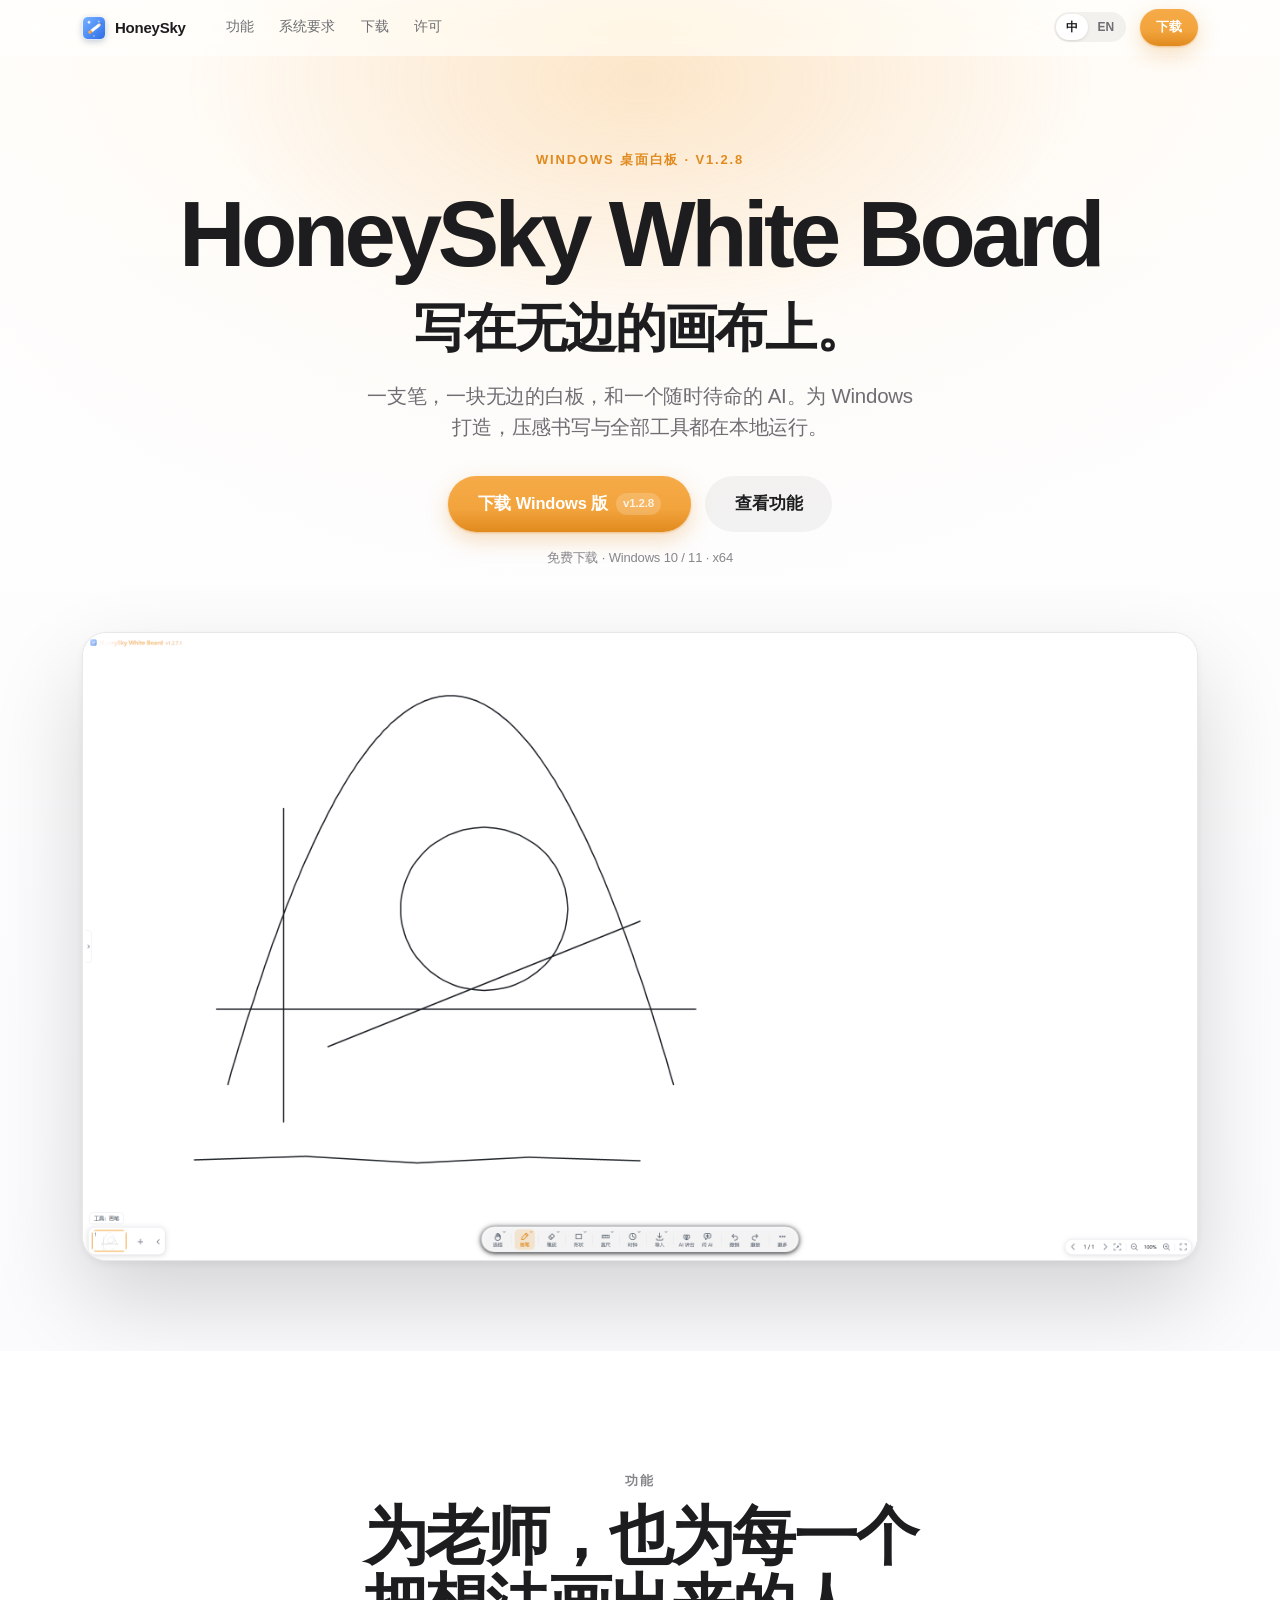
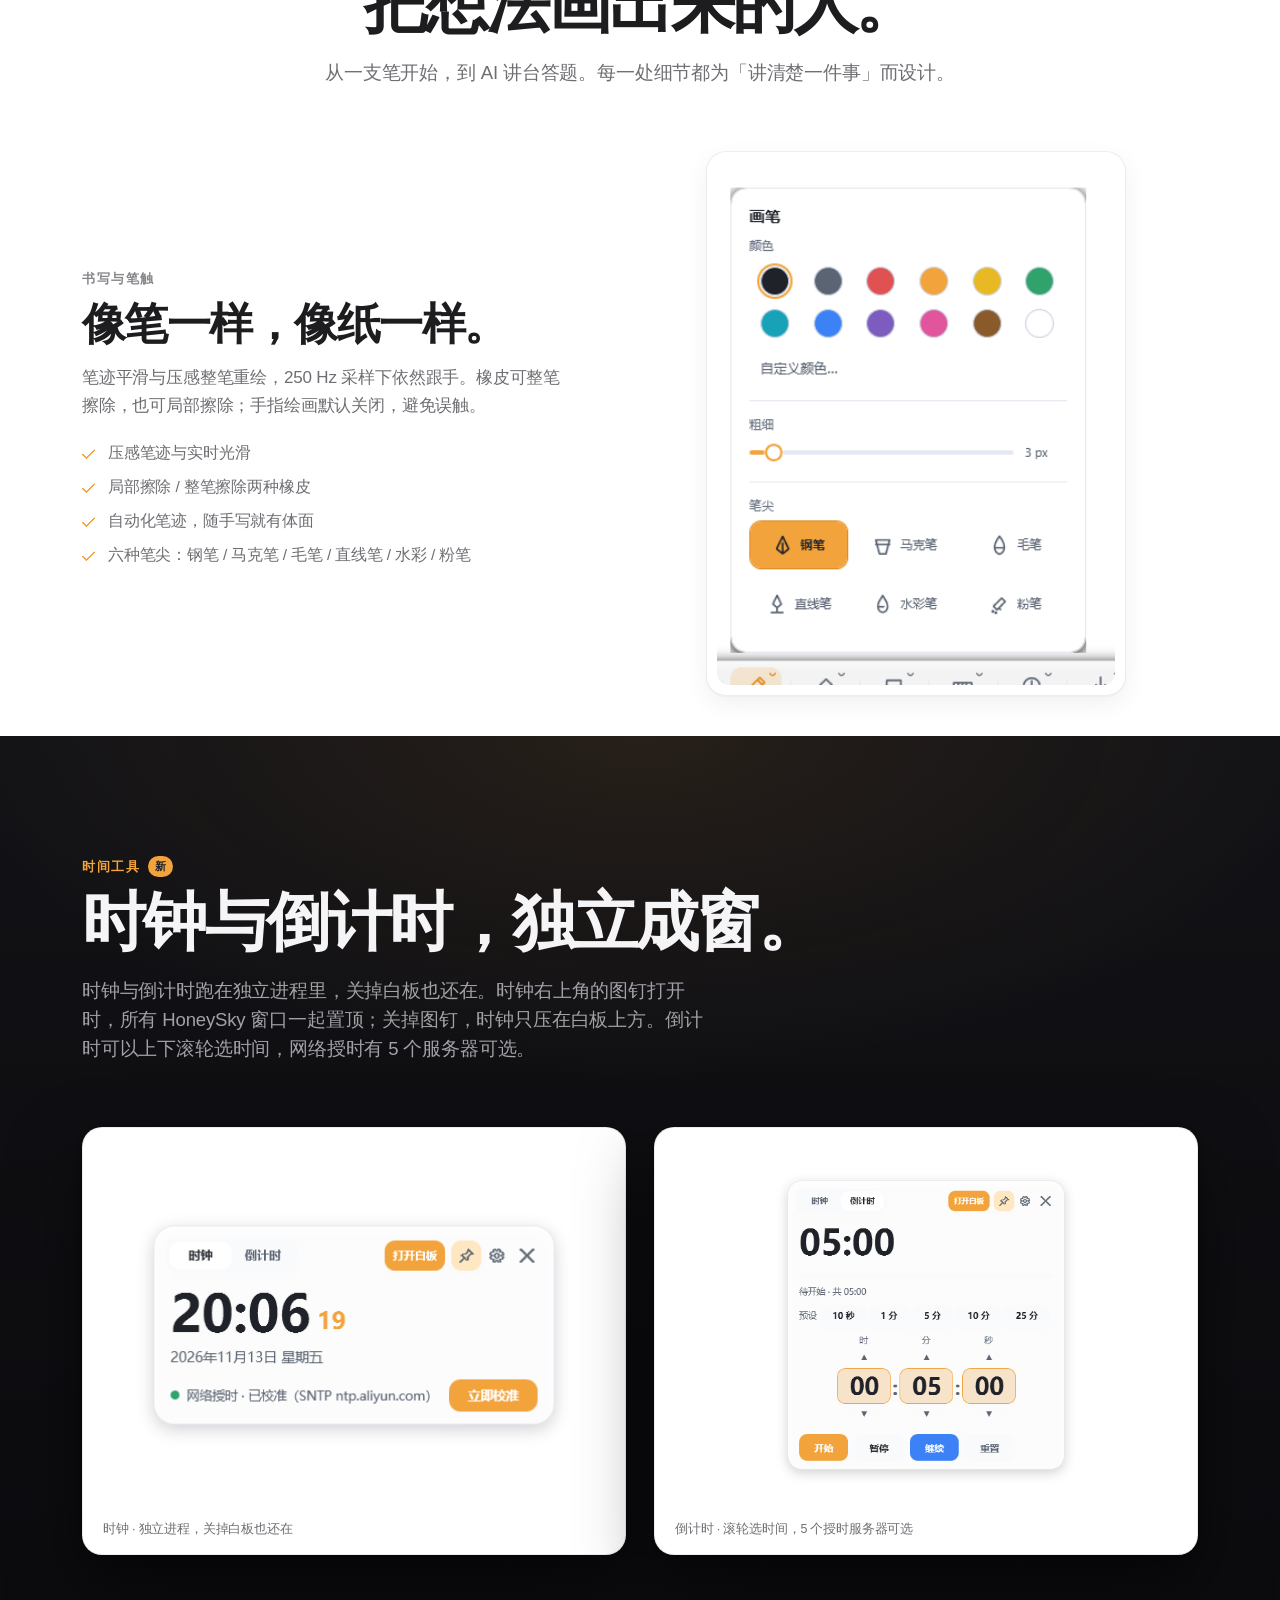
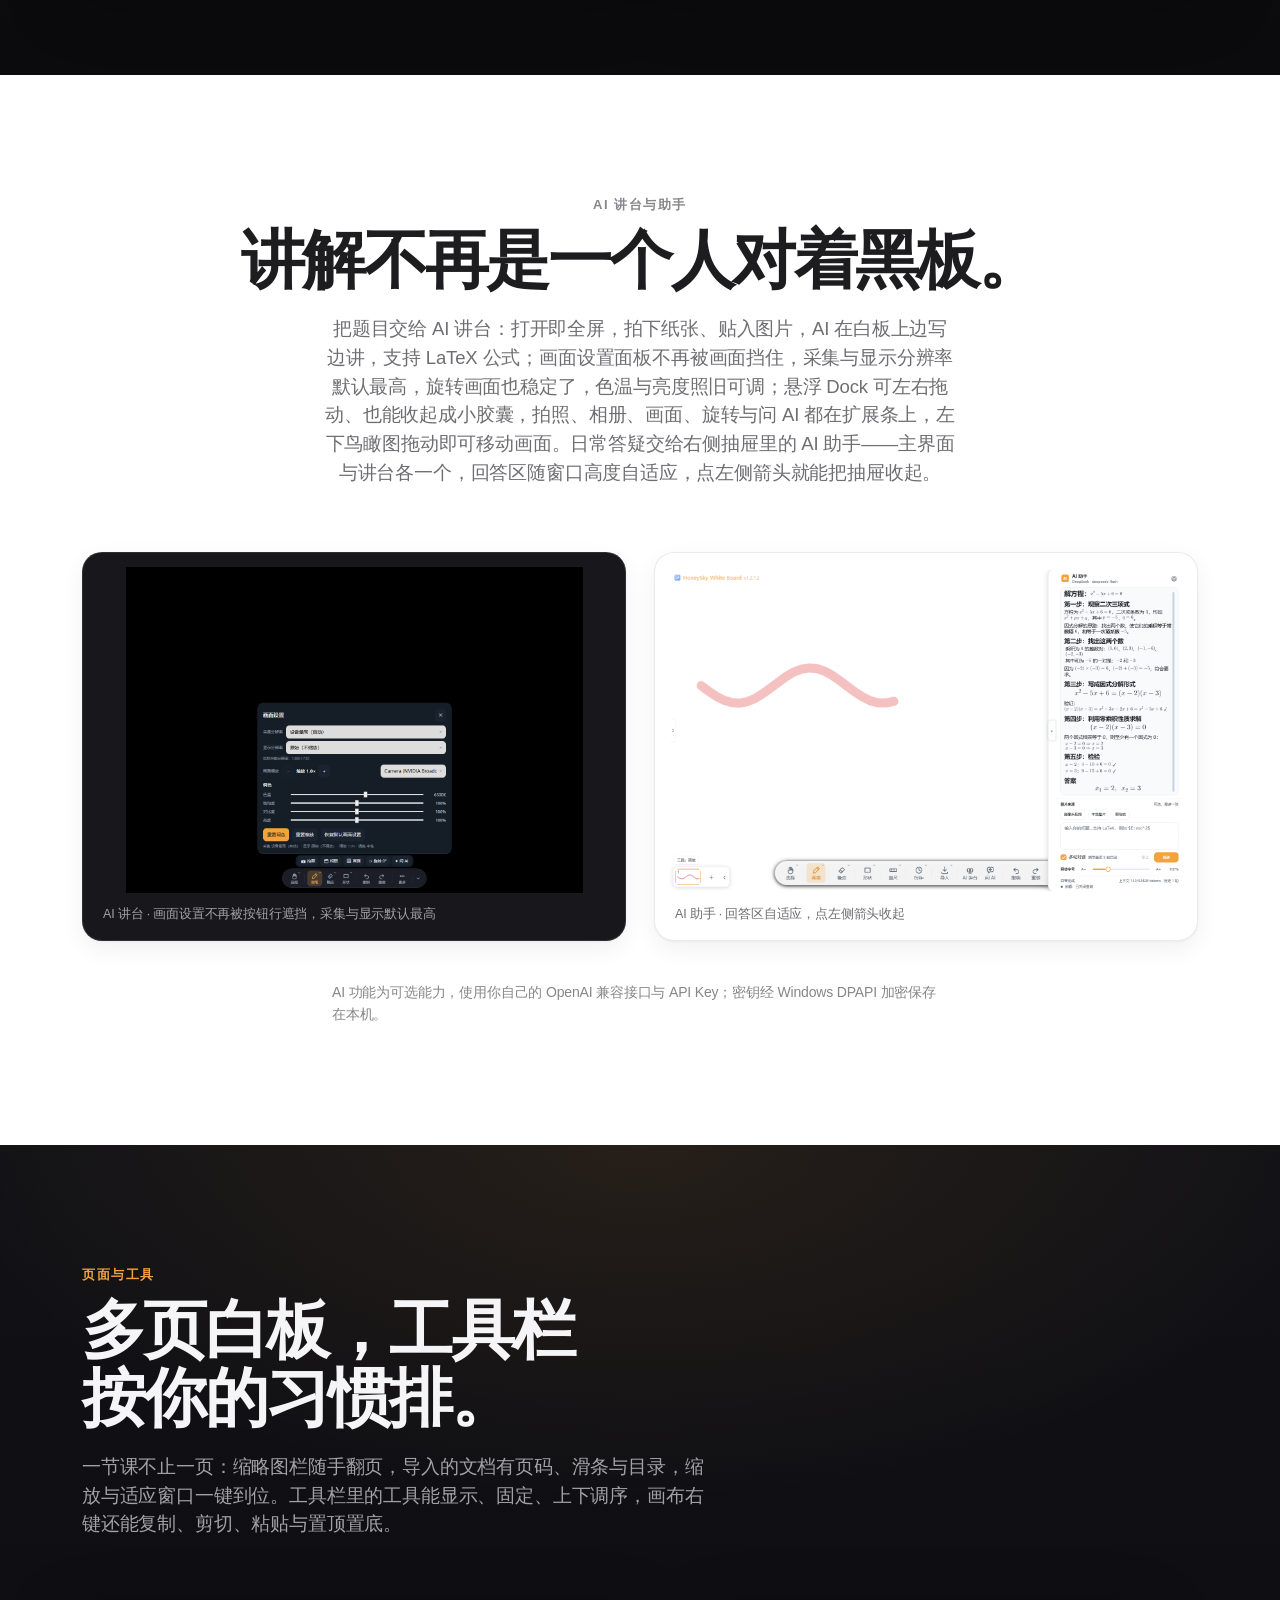
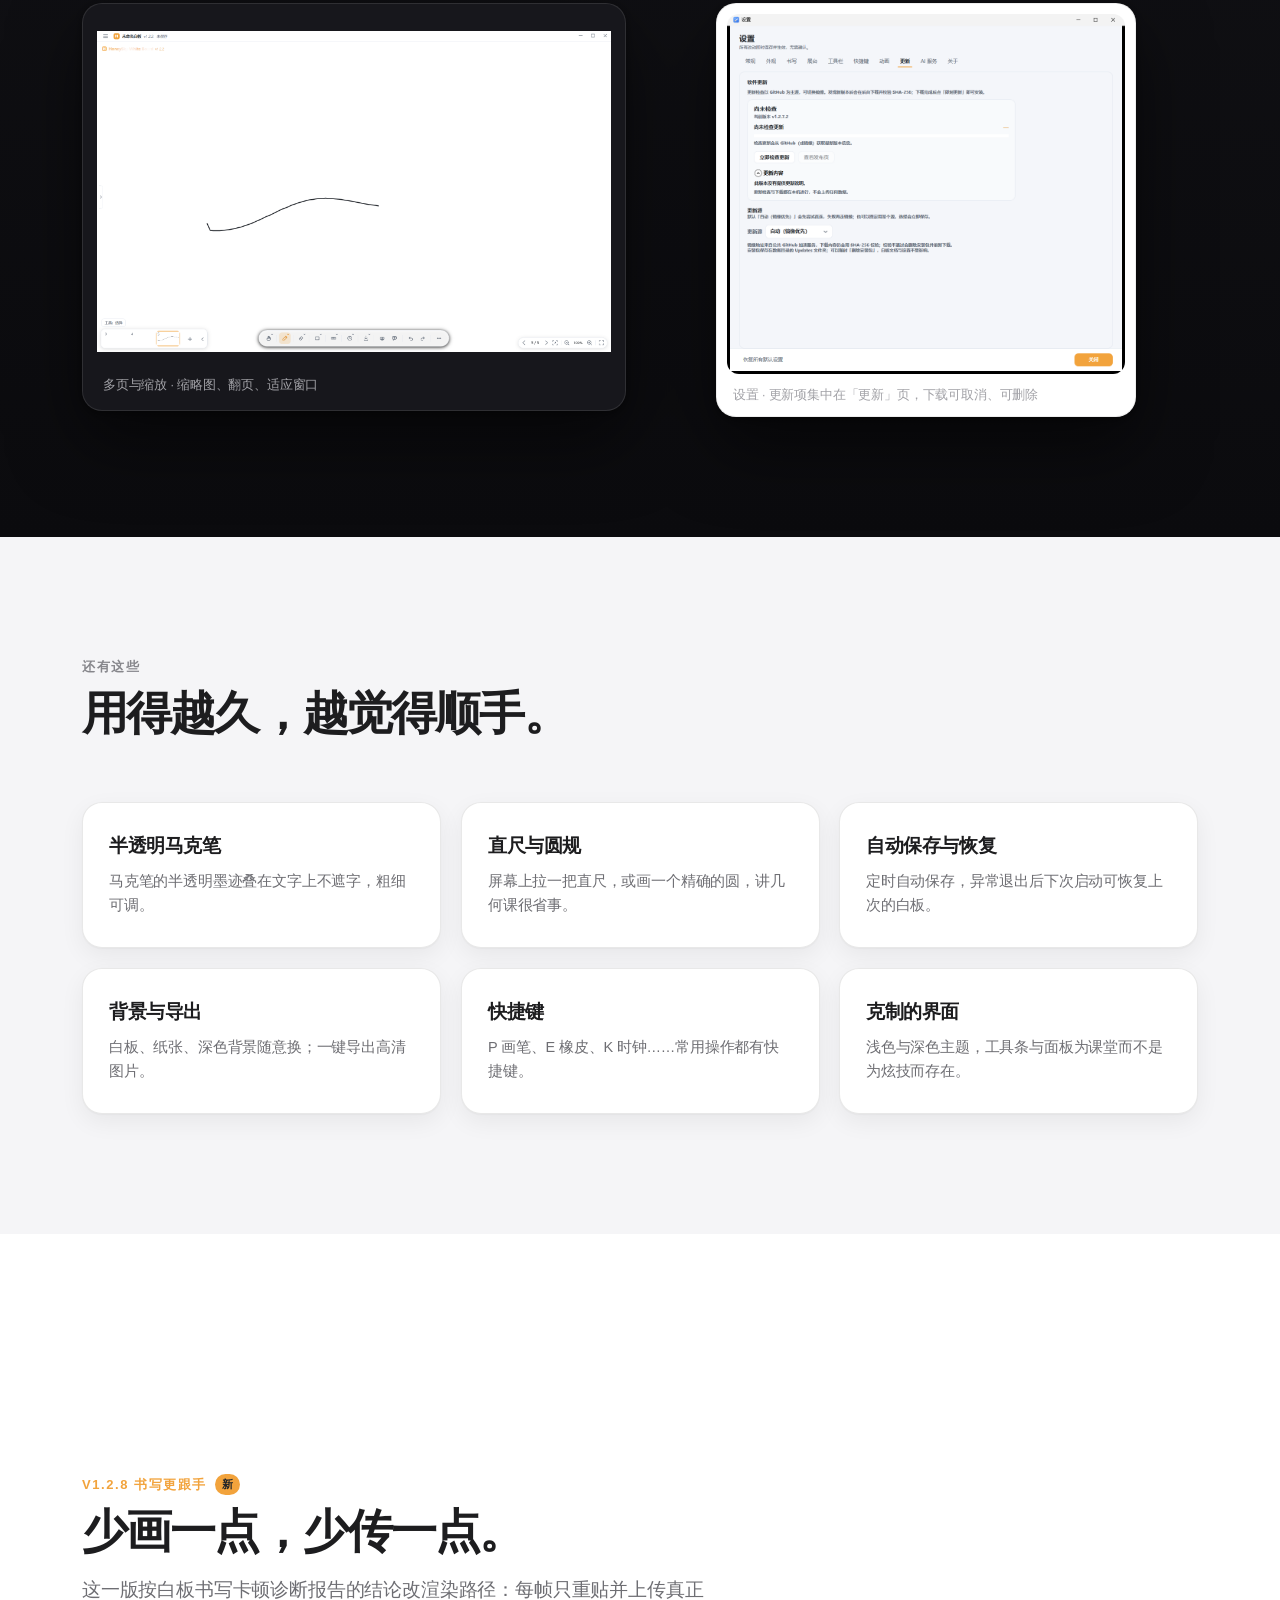
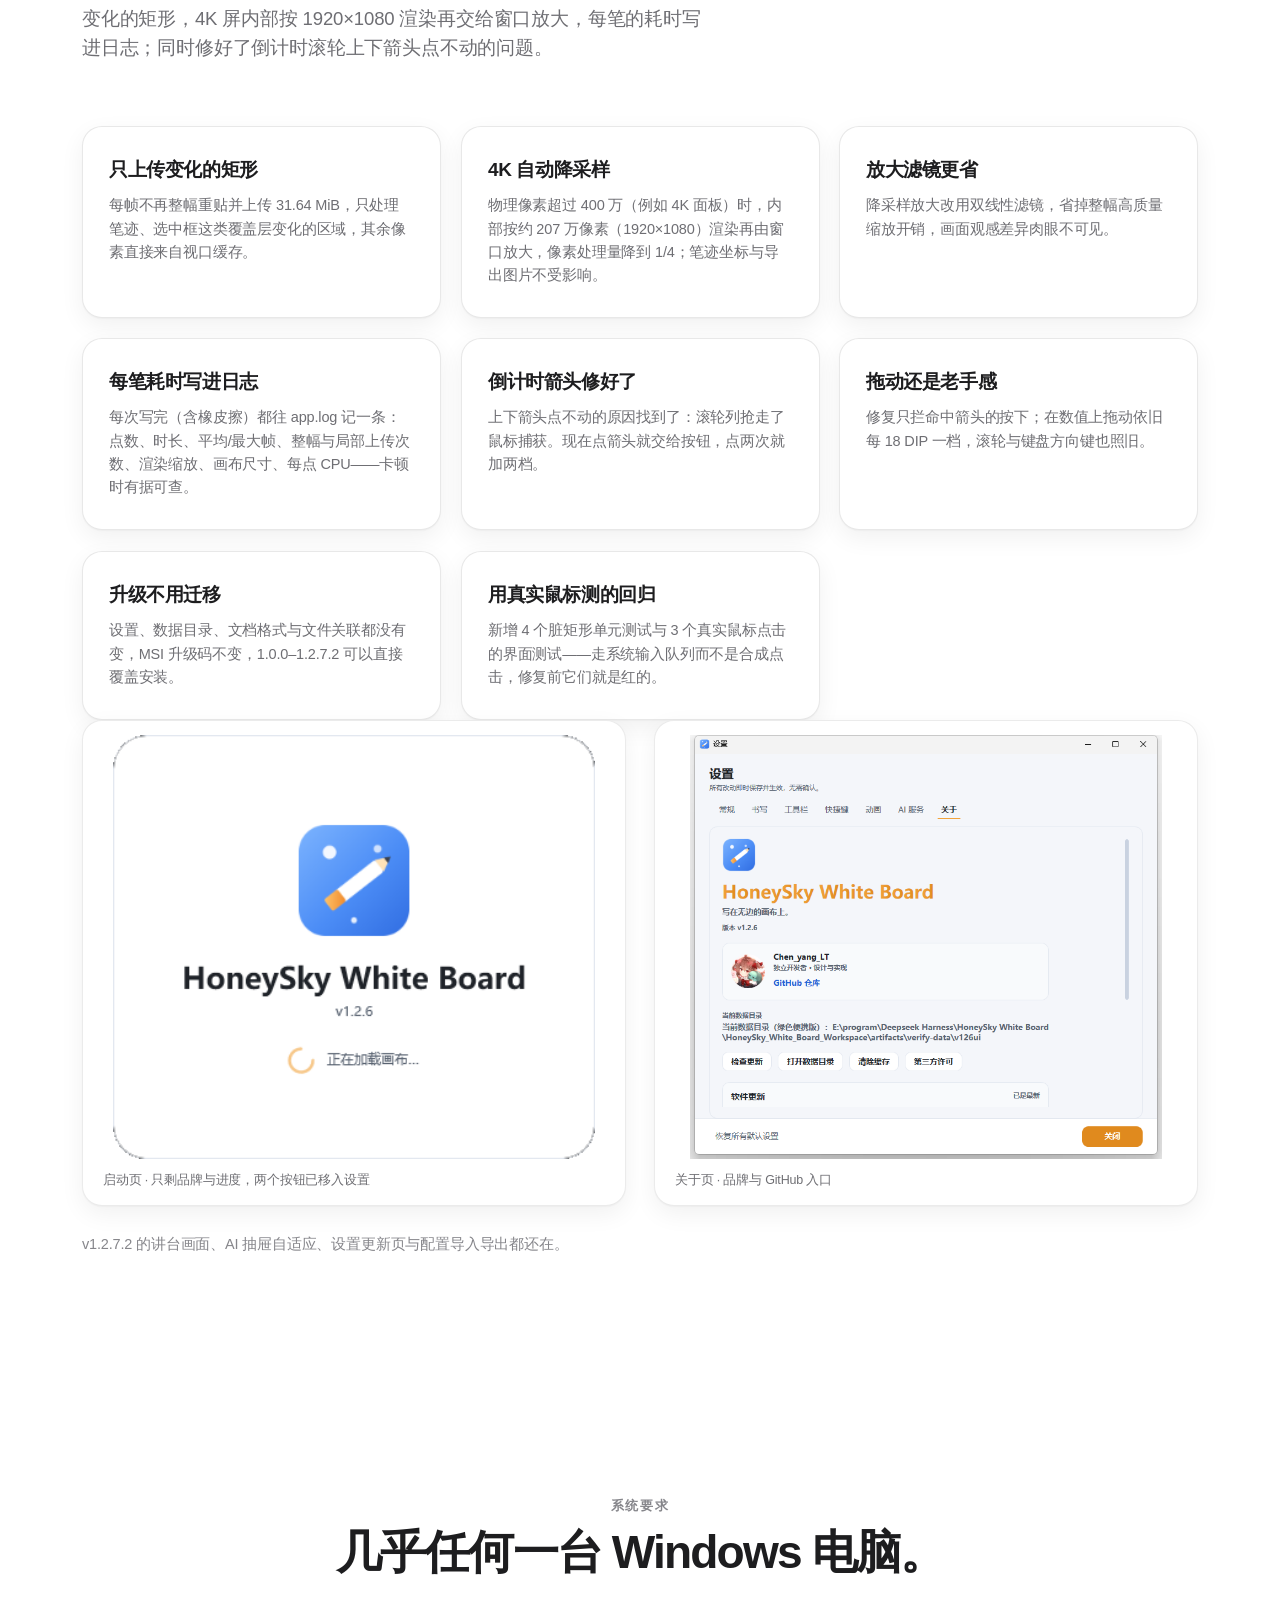
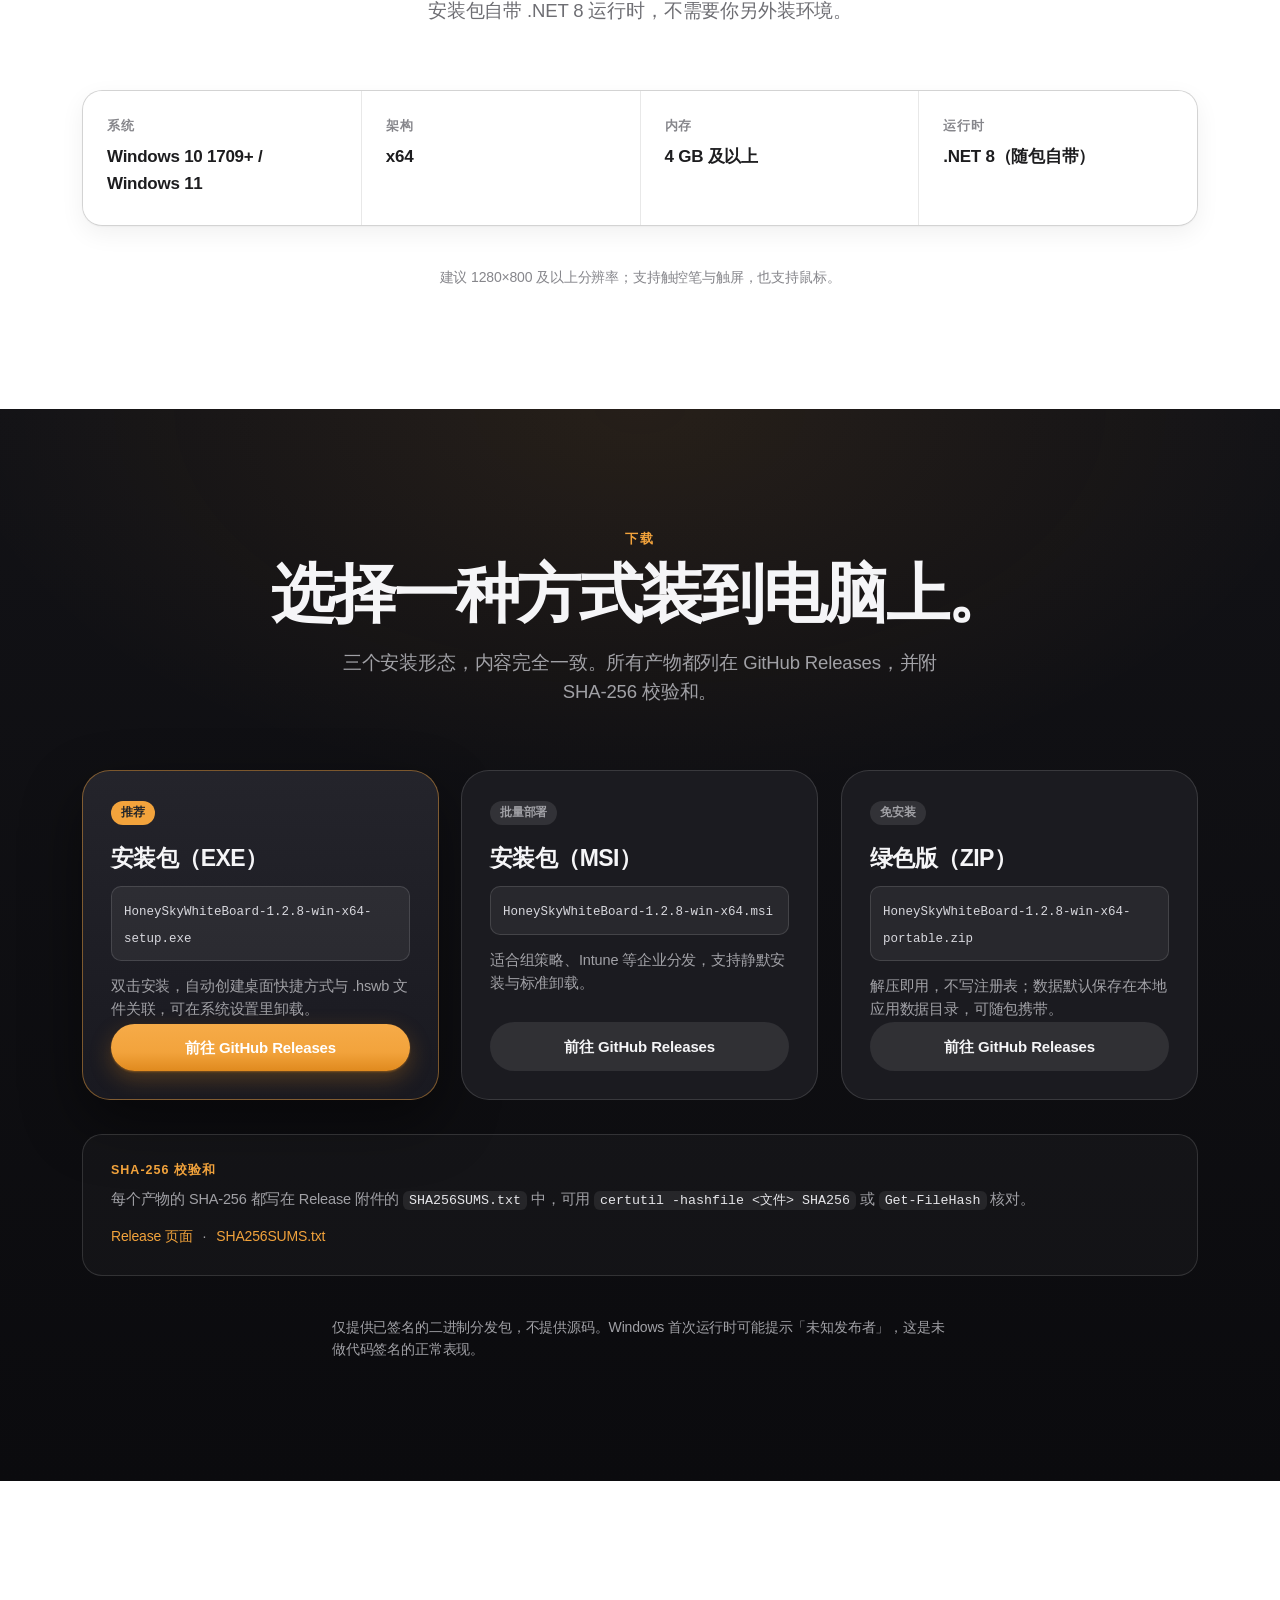
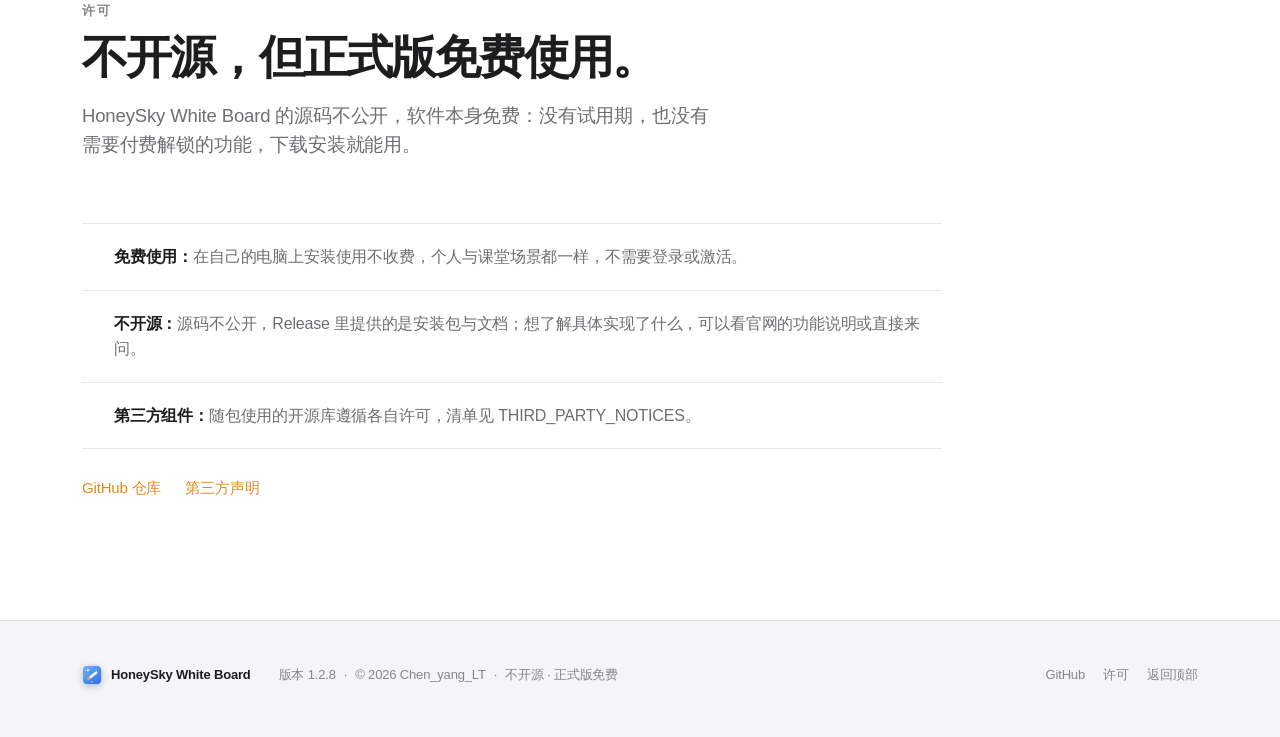
<file: index.html>
<!DOCTYPE html>
<html lang="zh-CN">
<head>
<meta charset="utf-8" />
<meta name="viewport" content="width=device-width, initial-scale=1" />
<title>HoneySky White Board — 写在无边的画布上</title>
<meta name="description" content="HoneySky White Board 是为 Windows 打造的桌面白板：压感书写、尺规作图、时钟与倒计时独立窗口、浮动 Dock、文件导入背景、AI 讲台与 AI 助手。v1.2.8 让书写更跟手：每帧只重贴并上传真正变化的矩形，4K 屏内部按 1920×1080 渲染再放大，每笔耗时写进日志；倒计时滚轮的上下箭头也修好了。免费下载。" />
<meta name="theme-color" content="#ffffff" />
<meta property="og:title" content="HoneySky White Board" />
<meta property="og:description" content="一支笔，一块无边的白板，和一个随时待命的 AI。" />
<meta property="og:type" content="website" />
<link rel="icon" type="image/png" href="assets/img/icon-1024.png" />
<link rel="stylesheet" href="assets/css/style.css" />
</head>
<body>

<!-- ================= 导航 ================= -->
<header class="nav" id="nav">
  <div class="nav__inner">
    <a class="brand" href="#top" aria-label="HoneySky White Board">
      <img class="brand__mark" src="assets/img/icon-1024.png" alt="" width="24" height="24" aria-hidden="true" />
      <span class="brand__name">HoneySky</span>
    </a>
    <nav class="nav__links" aria-label="主导航">
      <a href="#features" data-i18n="nav.features">功能</a>
      <a href="#requirements" data-i18n="nav.requirements">系统要求</a>
      <a href="#download" data-i18n="nav.download">下载</a>
      <a href="#license" data-i18n="nav.license">许可</a>
    </nav>
    <div class="nav__actions">
      <div class="lang" role="group" aria-label="Language">
        <button type="button" class="lang__btn is-active" data-lang="zh" aria-pressed="true">中</button>
        <button type="button" class="lang__btn" data-lang="en" aria-pressed="false">EN</button>
      </div>
      <a class="btn btn--small btn--primary" href="#download" data-i18n="nav.cta">下载</a>
    </div>
  </div>
</header>

<main id="top">

  <!-- ================= Hero ================= -->
  <section class="hero">
    <div class="hero__glow" aria-hidden="true"></div>
    <div class="wrap hero__inner">
      <p class="hero__eyebrow" data-i18n="hero.eyebrow">Windows 桌面白板 · v1.2.8</p>
      <h1 class="hero__title" data-i18n="hero.product">HoneySky White Board</h1>
      <p class="hero__tagline" data-i18n="hero.tagline">写在无边的画布上。</p>
      <p class="hero__lead" data-i18n="hero.lead">一支笔，一块无边的白板，和一个随时待命的 AI。为 Windows 打造，压感书写与全部工具都在本地运行。</p>
      <div class="hero__cta">
        <a class="btn btn--primary btn--lg" href="#download">
          <span data-i18n="hero.cta1">下载 Windows 版</span>
          <span class="btn__meta">v1.2.8</span>
        </a>
        <a class="btn btn--ghost btn--lg" href="#features" data-i18n="hero.cta2">查看功能</a>
      </div>
      <p class="hero__note" data-i18n="hero.note">免费下载 · Windows 10 / 11 · x64</p>
    </div>

    <div class="wrap hero__stage reveal">
      <figure class="shot shot--hero" data-shot data-ph="主界面截图 · hero-main.png（Lead 提供，≥1600px）">
        <img src="assets/img/hero-main.png" alt="HoneySky White Board 主界面：左上角蓝色带笔图标 + 品牌字 + 版本号水印，无边画布上手写与图形，底部浮动 Dock（画笔、橡皮、形状、直尺、时钟、导入、AI 讲台、问 AI），左下角页面缩略图条，右下角翻页条与缩放条" width="2560" height="1440" fetchpriority="high" decoding="async" data-i18n-alt="img.hero" />
      </figure>
    </div>
  </section>

  <!-- ================= 功能 ================= -->
  <section class="section section--light" id="features">
    <div class="wrap">
      <header class="section__head reveal">
        <p class="kicker" data-i18n="features.kicker">功能</p>
        <h2 class="display" data-i18n="features.title">为老师，也为每一个把想法画出来的人。</h2>
        <p class="sub" data-i18n="features.lead">从一支笔开始，到 AI 讲台答题。每一处细节都为「讲清楚一件事」而设计。</p>
      </header>
    </div>

    <!-- 1. 书写 -->
    <div class="wrap feature feature--split reveal">
      <div class="feature__text">
        <p class="kicker" data-i18n="f1.kicker">书写与笔触</p>
        <h3 class="headline" data-i18n="f1.title">像笔一样，像纸一样。</h3>
        <p class="body" data-i18n="f1.body">笔迹平滑与压感整笔重绘，250 Hz 采样下依然跟手。橡皮可整笔擦除，也可局部擦除；手指绘画默认关闭，避免误触。</p>
        <ul class="ticks">
          <li data-i18n="f1.b1">压感笔迹与实时光滑</li>
          <li data-i18n="f1.b2">局部擦除 / 整笔擦除两种橡皮</li>
          <li data-i18n="f1.b3">自动化笔迹，随手写就有体面</li>
          <li data-i18n="f1.b4">六种笔尖：钢笔 / 马克笔 / 毛笔 / 直线笔 / 水彩 / 粉笔</li>
        </ul>
      </div>
      <figure class="shot shot--panel" data-shot data-ph="书写截图 · brush.png">
        <img src="assets/img/brush.png" alt="Dock 的画笔二级面板：12 种颜色、粗细滑块，笔尖区两行排开钢笔 / 马克笔 / 毛笔 / 直线笔 / 水彩 / 粉笔六种笔尖；原来的荧光笔入口已移除" width="358" height="470" loading="lazy" decoding="async" data-i18n-alt="img.brush" />
      </figure>
    </div>

    <!-- 2. 时间工具（深色） -->
    <section class="section section--dark">
      <div class="wrap">
        <header class="section__head section__head--left reveal">
          <p class="kicker kicker--honey"><span data-i18n="f2.kicker">时间工具</span><span class="badge" data-i18n="common.new">新</span></p>
          <h2 class="display" data-i18n="f2.title">时钟与倒计时，独立成窗。</h2>
          <p class="sub" data-i18n="f2.lead">时钟与倒计时跑在独立进程里，关掉白板也还在。时钟右上角的图钉打开时，所有 HoneySky 窗口一起置顶；关掉图钉，时钟只压在白板上方。倒计时可以上下滚轮选时间，网络授时有 5 个服务器可选。</p>
        </header>
        <div class="duo duo--dark duo--time">
          <figure class="shot shot--canvas shot--framed" data-shot data-ph="时钟窗口截图 · clock.png">
            <img src="assets/img/clock.png" alt="独立时钟窗口：橙色秒数、日期、网络授时状态与「立即校准」，字号与背景透明度可调，放大后依然清晰" width="511" height="310" loading="lazy" decoding="async" data-i18n-alt="img.clock" />
            <figcaption class="shot__cap" data-i18n="f2.cap1">时钟 · 独立进程，关掉白板也还在</figcaption>
          </figure>
          <figure class="shot shot--canvas shot--framed" data-shot data-ph="倒计时窗口截图 · countdown.png">
            <img src="assets/img/countdown.png" alt="独立倒计时窗口：05:00 待开始，10 秒 / 1 分 / 5 分 / 10 分 / 25 分预设；时、分、秒三列可点上下箭头或滚轮选择，开始、暂停、继续、重置" width="515" height="534" loading="lazy" decoding="async" data-i18n-alt="img.countdown" />
            <figcaption class="shot__cap" data-i18n="f2.cap2">倒计时 · 滚轮选时间，5 个授时服务器可选</figcaption>
          </figure>
        </div>
      </div>
    </section>

    <!-- 3. AI -->
    <section class="section section--light">
      <div class="wrap">
        <header class="section__head reveal">
          <p class="kicker" data-i18n="f3.kicker">AI 讲台与助手</p>
          <h2 class="display" data-i18n="f3.title">讲解不再是一个人对着黑板。</h2>
          <p class="sub" data-i18n="f3.lead">把题目交给 AI 讲台：打开即全屏，拍下纸张、贴入图片，AI 在白板上边写边讲，支持 LaTeX 公式；画面设置面板不再被画面挡住，采集与显示分辨率默认最高，旋转画面也稳定了，色温与亮度照旧可调；悬浮 Dock 可左右拖动、也能收起成小胶囊，拍照、相册、画面、旋转与问 AI 都在扩展条上，左下鸟瞰图拖动即可移动画面。日常答疑交给右侧抽屉里的 AI 助手——主界面与讲台各一个，回答区随窗口高度自适应，点左侧箭头就能把抽屉收起。</p>
        </header>
        <div class="duo duo--ai">
          <figure class="shot shot--stage shot--framed" data-shot data-ph="讲台画面设置截图 · podium.png">
            <img src="assets/img/podium.png" alt="AI 讲台：黑底画面设置弹层完整显示在按钮行上方——采集分辨率「设备最高（自动）」、显示分辨率「原始（不缩放）」、实际采集 1280×720，调色与缩放可调；下方是拍照 / 相册 / 画面 / 旋转 / 问 AI 扩展条与悬浮 Dock" width="1400" height="1000" loading="lazy" decoding="async" data-i18n-alt="img.podium" />
            <figcaption class="shot__cap" data-i18n="f3.cap1">AI 讲台 · 画面设置不再被按钮行遮挡，采集与显示默认最高</figcaption>
          </figure>
          <figure class="shot shot--canvas shot--framed" data-shot>
            <img src="assets/img/ai-booth.png" alt="白板画布与右侧 AI 抽屉：DeepSeek 回答 x²−5x+6=0 的因式分解步骤与答案，块级公式正常渲染；回答区自适应填满抽屉高度，左缘露出一枚 24×64 的展开 / 收起箭头把手，底部余额显示「已关闭查询」" width="1600" height="1000" loading="lazy" decoding="async" data-i18n-alt="img.aibooth" />
            <figcaption class="shot__cap" data-i18n="f3.cap2">AI 助手 · 回答区自适应，点左侧箭头收起</figcaption>
          </figure>
        </div>
        <p class="aside reveal" data-i18n="f3.note">AI 功能为可选能力，使用你自己的 OpenAI 兼容接口与 API Key；密钥经 Windows DPAPI 加密保存在本机。</p>
      </div>
    </section>

    <!-- 4. 工具与组织（深色） -->
    <section class="section section--dark">
      <div class="wrap">
        <header class="section__head section__head--left reveal">
          <p class="kicker kicker--honey" data-i18n="f4.kicker">页面与工具</p>
          <h2 class="display" data-i18n="f4.title">多页白板，工具栏按你的习惯排。</h2>
          <p class="sub" data-i18n="f4.lead">一节课不止一页：缩略图栏随手翻页，导入的文档有页码、滑条与目录，缩放与适应窗口一键到位。工具栏里的工具能显示、固定、上下调序，画布右键还能复制、剪切、粘贴与置顶置底。</p>
        </header>
        <div class="duo duo--dark duo--work">
          <figure class="shot shot--stage shot--framed" data-shot data-ph="多页与缩略图截图 · pages.png">
            <img src="assets/img/pages.png" alt="左下角页面缩略图条只显示 3 个缩略图（第 3、4、5 页），右下角翻页条含全屏按钮：共 5 页白板，当前第 5 页" width="1680" height="1050" loading="lazy" decoding="async" data-i18n-alt="img.pages" />
            <figcaption class="shot__cap" data-i18n="f4.cap1">多页与缩放 · 缩略图、翻页、适应窗口</figcaption>
          </figure>
          <figure class="shot shot--panel" data-shot data-ph="设置更新页截图 · settings.png">
            <img src="assets/img/settings.png" alt="设置「更新」页：当前版本号、尚未检查；卡内含立即检查更新、查看发布页、更新内容与下载状态，更新源可选「自动（镜像优先）」或 GitHub 直连，并说明下载可取消、已下载的安装包可删除" width="1040" height="940" loading="lazy" decoding="async" data-i18n-alt="img.settings" />
            <figcaption class="shot__cap" data-i18n="f4.cap2">设置 · 更新项集中在「更新」页，下载可取消、可删除</figcaption>
          </figure>
        </div>
      </div>
    </section>

    <!-- 5. 其余能力卡片 -->
    <section class="section section--alt">
      <div class="wrap">
        <header class="section__head section__head--left reveal">
          <p class="kicker" data-i18n="f5.kicker">还有这些</p>
          <h2 class="display display--sm" data-i18n="f5.title">用得越久，越觉得顺手。</h2>
        </header>
        <div class="cards">
          <article class="card reveal"><h3 data-i18n="c1.title">半透明马克笔</h3><p data-i18n="c1.body">马克笔的半透明墨迹叠在文字上不遮字，粗细可调。</p></article>
          <article class="card reveal"><h3 data-i18n="c2.title">直尺与圆规</h3><p data-i18n="c2.body">屏幕上拉一把直尺，或画一个精确的圆，讲几何课很省事。</p></article>
          <article class="card reveal"><h3 data-i18n="c3.title">自动保存与恢复</h3><p data-i18n="c3.body">定时自动保存，异常退出后下次启动可恢复上次的白板。</p></article>
          <article class="card reveal"><h3 data-i18n="c4.title">背景与导出</h3><p data-i18n="c4.body">白板、纸张、深色背景随意换；一键导出高清图片。</p></article>
          <article class="card reveal"><h3 data-i18n="c5.title">快捷键</h3><p data-i18n="c5.body">P 画笔、E 橡皮、K 时钟……常用操作都有快捷键。</p></article>
          <article class="card reveal"><h3 data-i18n="c6.title">克制的界面</h3><p data-i18n="c6.body">浅色与深色主题，工具条与面板为课堂而不是为炫技而存在。</p></article>
        </div>
      </div>
    </section>
  </section>

  <!-- ================= v1.2.8 书写更跟手 ================= -->
  <section class="section section--light" id="whats-new">
    <div class="wrap">
      <header class="section__head section__head--left reveal">
        <p class="kicker kicker--honey"><span data-i18n="f6.kicker">v1.2.8 书写更跟手</span><span class="badge" data-i18n="common.new">新</span></p>
        <h2 class="display display--sm" data-i18n="f6.title">少画一点，少传一点。</h2>
        <p class="sub" data-i18n="f6.lead">这一版按白板书写卡顿诊断报告的结论改渲染路径：每帧只重贴并上传真正变化的矩形，4K 屏内部按 1920×1080 渲染再交给窗口放大，每笔的耗时写进日志；同时修好了倒计时滚轮上下箭头点不动的问题。</p>
      </header>
      <div class="cards">
        <article class="card reveal">
          <h3 data-i18n="n1.title">只上传变化的矩形</h3>
          <p data-i18n="n1.body">每帧不再整幅重贴并上传 31.64 MiB，只处理笔迹、选中框这类覆盖层变化的区域，其余像素直接来自视口缓存。</p>
        </article>
        <article class="card reveal">
          <h3 data-i18n="n2.title">4K 自动降采样</h3>
          <p data-i18n="n2.body">物理像素超过 400 万（例如 4K 面板）时，内部按约 207 万像素（1920×1080）渲染再由窗口放大，像素处理量降到 1/4；笔迹坐标与导出图片不受影响。</p>
        </article>
        <article class="card reveal">
          <h3 data-i18n="n3.title">放大滤镜更省</h3>
          <p data-i18n="n3.body">降采样放大改用双线性滤镜，省掉整幅高质量缩放开销，画面观感差异肉眼不可见。</p>
        </article>
        <article class="card reveal">
          <h3 data-i18n="n4.title">每笔耗时写进日志</h3>
          <p data-i18n="n4.body">每次写完（含橡皮擦）都往 app.log 记一条：点数、时长、平均/最大帧、整幅与局部上传次数、渲染缩放、画布尺寸、每点 CPU——卡顿时有据可查。</p>
        </article>
        <article class="card reveal">
          <h3 data-i18n="n5.title">倒计时箭头修好了</h3>
          <p data-i18n="n5.body">上下箭头点不动的原因找到了：滚轮列抢走了鼠标捕获。现在点箭头就交给按钮，点两次就加两档。</p>
        </article>
        <article class="card reveal">
          <h3 data-i18n="n6.title">拖动还是老手感</h3>
          <p data-i18n="n6.body">修复只拦命中箭头的按下；在数值上拖动依旧每 18 DIP 一档，滚轮与键盘方向键也照旧。</p>
        </article>
        <article class="card reveal">
          <h3 data-i18n="n7.title">升级不用迁移</h3>
          <p data-i18n="n7.body">设置、数据目录、文档格式与文件关联都没有变，MSI 升级码不变，1.0.0–1.2.8 可以直接覆盖安装。</p>
        </article>
        <article class="card reveal">
          <h3 data-i18n="n8.title">用真实鼠标测的回归</h3>
          <p data-i18n="n8.body">新增 4 个脏矩形单元测试与 3 个真实鼠标点击的界面测试——走系统输入队列而不是合成点击，修复前它们就是红的。</p>
        </article>
      </div>
      <div class="duo duo--v125 reveal">
        <figure class="shot shot--canvas shot--framed" data-shot data-ph="启动页截图 · splash.png">
          <img src="assets/img/splash.png" alt="启动页：蓝色带笔图标、HoneySky White Board 与版本号，橙色进度圈与「正在加载画布…」，只剩品牌与进度，没有「即刻启动 / 以后直接显示」按钮" width="392" height="344" loading="lazy" decoding="async" data-i18n-alt="img.splash" />
          <figcaption class="shot__cap" data-i18n="f6.cap1">启动页 · 只剩品牌与进度，两个按钮已移入设置</figcaption>
        </figure>
        <figure class="shot shot--canvas shot--framed" data-shot data-ph="关于页截图 · about.png">
          <img src="assets/img/about.png" alt="设置 → 关于页：蓝色带笔图标、品牌字扫光、版本号，作者卡片保留 GitHub 仓库入口，另有检查更新、打开数据目录、清除缓存、第三方许可与软件更新卡" width="780" height="700" loading="lazy" decoding="async" data-i18n-alt="img.about" />
          <figcaption class="shot__cap" data-i18n="f6.cap2">关于页 · 品牌与 GitHub 入口</figcaption>
        </figure>
      </div>
      <p class="sub new-history" data-i18n="f6.history">v1.2.7.2 的讲台画面、AI 抽屉自适应、设置更新页与配置导入导出都还在。</p>
    </div>
  </section>

  <!-- ================= 系统要求 ================= -->
  <section class="section section--light" id="requirements">
    <div class="wrap">
      <header class="section__head reveal">
        <p class="kicker" data-i18n="req.kicker">系统要求</p>
        <h2 class="display display--sm" data-i18n="req.title">几乎任何一台 Windows 电脑。</h2>
        <p class="sub" data-i18n="req.lead">安装包自带 .NET 8 运行时，不需要你另外装环境。</p>
      </header>
      <div class="specs reveal">
        <div class="spec"><p class="spec__k" data-i18n="req.k1">系统</p><p class="spec__v" data-i18n="req.v1">Windows 10 1709+ / Windows 11</p></div>
        <div class="spec"><p class="spec__k" data-i18n="req.k2">架构</p><p class="spec__v" data-i18n="req.v2">x64</p></div>
        <div class="spec"><p class="spec__k" data-i18n="req.k3">内存</p><p class="spec__v" data-i18n="req.v3">4 GB 及以上</p></div>
        <div class="spec"><p class="spec__k" data-i18n="req.k4">运行时</p><p class="spec__v" data-i18n="req.v4">.NET 8（随包自带）</p></div>
      </div>
      <p class="aside aside--center reveal" data-i18n="req.note">建议 1280×800 及以上分辨率；支持触控笔与触屏，也支持鼠标。</p>
    </div>
  </section>

  <!-- ================= 下载 ================= -->
  <section class="section section--dark" id="download">
    <div class="wrap">
      <header class="section__head reveal">
        <p class="kicker kicker--honey" data-i18n="dl.kicker">下载</p>
        <h2 class="display" data-i18n="dl.title">选择一种方式装到电脑上。</h2>
        <p class="sub" data-i18n="dl.lead">三个安装形态，内容完全一致。所有产物都列在 GitHub Releases，并附 SHA-256 校验和。</p>
      </header>
      <div class="dl-grid">
        <article class="dl-card dl-card--featured reveal">
          <p class="dl-card__tag" data-i18n="dl.tag1">推荐</p>
          <h3 data-i18n="dl.c1.title">安装包（EXE）</h3>
          <p class="dl-card__file"><code>HoneySkyWhiteBoard-1.2.8-win-x64-setup.exe</code></p>
          <p class="dl-card__body" data-i18n="dl.c1.body">双击安装，自动创建桌面快捷方式与 .hswb 文件关联，可在系统设置里卸载。</p>
          <a class="btn btn--primary btn--block" href="https://github.com/ChenyangLT/HoneySky-White-Board/releases/latest" rel="noopener" data-i18n="dl.get">前往 GitHub Releases</a>
        </article>
        <article class="dl-card reveal">
          <p class="dl-card__tag dl-card__tag--muted" data-i18n="dl.tag2">批量部署</p>
          <h3 data-i18n="dl.c2.title">安装包（MSI）</h3>
          <p class="dl-card__file"><code>HoneySkyWhiteBoard-1.2.8-win-x64.msi</code></p>
          <p class="dl-card__body" data-i18n="dl.c2.body">适合组策略、Intune 等企业分发，支持静默安装与标准卸载。</p>
          <a class="btn btn--ghost btn--block" href="https://github.com/ChenyangLT/HoneySky-White-Board/releases/latest" rel="noopener" data-i18n="dl.get">前往 GitHub Releases</a>
        </article>
        <article class="dl-card reveal">
          <p class="dl-card__tag dl-card__tag--muted" data-i18n="dl.tag3">免安装</p>
          <h3 data-i18n="dl.c3.title">绿色版（ZIP）</h3>
          <p class="dl-card__file"><code>HoneySkyWhiteBoard-1.2.8-win-x64-portable.zip</code></p>
          <p class="dl-card__body" data-i18n="dl.c3.body">解压即用，不写注册表；数据默认保存在本地应用数据目录，可随包携带。</p>
          <a class="btn btn--ghost btn--block" href="https://github.com/ChenyangLT/HoneySky-White-Board/releases/latest" rel="noopener" data-i18n="dl.get">前往 GitHub Releases</a>
        </article>
      </div>

      <div class="checksum reveal">
        <p class="checksum__label" data-i18n="dl.sum">SHA-256 校验和</p>
        <p class="checksum__body" data-i18n="dl.sumBody">每个产物的 SHA-256 都写在 Release 附件的 <code>SHA256SUMS.txt</code> 中，可用 <code>certutil -hashfile &lt;文件&gt; SHA256</code> 或 <code>Get-FileHash</code> 核对。</p>
        <p class="checksum__links">
          <a href="https://github.com/ChenyangLT/HoneySky-White-Board/releases/latest" rel="noopener" data-i18n="dl.release">Release 页面</a>
          <span aria-hidden="true">·</span>
          <a href="https://github.com/ChenyangLT/HoneySky-White-Board/releases/latest/download/SHA256SUMS.txt" rel="noopener" data-i18n="dl.sumFile">SHA256SUMS.txt</a>
        </p>
      </div>
      <p class="aside reveal" data-i18n="dl.note">仅提供已签名的二进制分发包，不提供源码。Windows 首次运行时可能提示「未知发布者」，这是未做代码签名的正常表现。</p>
    </div>
  </section>

  <!-- ================= 许可 ================= -->
  <section class="section section--light" id="license">
    <div class="wrap">
      <header class="section__head section__head--left reveal">
        <p class="kicker" data-i18n="lic.kicker">许可</p>
        <h2 class="display display--sm" data-i18n="lic.title">不开源，但正式版免费使用。</h2>
        <p class="sub" data-i18n="lic.lead">HoneySky White Board 的源码不公开，软件本身免费：没有试用期，也没有需要付费解锁的功能，下载安装就能用。</p>
      </header>
      <ul class="license-list reveal">
        <li data-i18n="lic.l1"><strong>免费使用：</strong>在自己的电脑上安装使用不收费，个人与课堂场景都一样，不需要登录或激活。</li>
        <li data-i18n="lic.l2"><strong>不开源：</strong>源码不公开，Release 里提供的是安装包与文档；想了解具体实现了什么，可以看官网的功能说明或直接来问。</li>
        <li data-i18n="lic.l3"><strong>第三方组件：</strong>随包使用的开源库遵循各自许可，清单见 THIRD_PARTY_NOTICES。</li>
      </ul>
      <p class="license-links reveal">
        <a class="link" href="https://github.com/ChenyangLT/HoneySky-White-Board" rel="noopener" data-i18n="lic.repo">GitHub 仓库</a>
        <a class="link" href="https://github.com/ChenyangLT/HoneySky-White-Board" rel="noopener" data-i18n="lic.notices">第三方声明</a>
      </p>
    </div>
  </section>
</main>

<!-- ================= 页脚 ================= -->
<footer class="footer">
  <div class="wrap footer__inner">
    <div class="footer__brand">
      <img class="brand__mark brand__mark--sm" src="assets/img/icon-1024.png" alt="" width="20" height="20" aria-hidden="true" />
      <span>HoneySky White Board</span>
    </div>
    <p class="footer__meta">
      <span data-i18n="foot.version">版本 1.2.8</span>
      <span aria-hidden="true">·</span>
      <span data-i18n="foot.copy">© 2026 Chen_yang_LT</span>
      <span aria-hidden="true">·</span>
      <span data-i18n="foot.prop">不开源 · 正式版免费</span>
    </p>
    <p class="footer__links">
      <a href="https://github.com/ChenyangLT/HoneySky-White-Board" rel="noopener" data-i18n="foot.repo">GitHub</a>
      <a href="#license" data-i18n="foot.license">许可</a>
      <a href="#top" data-i18n="foot.top">返回顶部</a>
    </p>
  </div>
</footer>

<script src="assets/js/main.js"></script>
</body>
</html>
</file>
<file: assets/css/style.css>
/* ==========================================================================
   HoneySky White Board — 官网样式
   Apple 风格：超大字号、紧致字距、大量留白、毛玻璃导航、深浅交替区块。
   零外部依赖：不引 CDN / 字体，全部用系统字体栈；file:// 与 GitHub Pages 双兼容。
   ========================================================================== */

/* ---------- 设计令牌 ---------- */
:root {
  --honey: #f2a33c;
  --honey-strong: #e08a1e;
  --honey-soft: #ffe7c2;
  --sky: #3c82f6;

  --ink: #1d1d1f;
  --ink-2: #6e6e73;
  --ink-3: #86868b;
  --paper: #ffffff;
  --paper-alt: #f5f5f7;
  --line: rgba(0, 0, 0, 0.09);
  --card: #ffffff;
  --shadow-sm: 0 1px 2px rgba(0, 0, 0, 0.04), 0 8px 24px rgba(0, 0, 0, 0.06);
  --shadow-lg: 0 2px 8px rgba(0, 0, 0, 0.05), 0 24px 64px rgba(0, 0, 0, 0.12);

  --dark-bg: #0b0b0e;
  --dark-bg-2: #121216;
  --dark-ink: #f5f5f7;
  --dark-ink-2: #a1a1a6;
  --dark-line: rgba(255, 255, 255, 0.13);
  --dark-card: #1b1b20;

  --radius-sm: 12px;
  --radius-md: 20px;
  --radius-lg: 28px;
  --radius-pill: 980px;

  --wrap: 1180px;
  --ease-out: cubic-bezier(0.22, 1, 0.36, 1);
  --ease-spring: cubic-bezier(0.34, 1.56, 0.64, 1);
  --dur: 0.9s;
}

/* ---------- 滚动条（细、圆角、低对比；Chromium / WebKit） ---------- */
::-webkit-scrollbar { width: 12px; height: 12px; }
::-webkit-scrollbar-track { background: transparent; }
::-webkit-scrollbar-thumb {
  background: rgba(0, 0, 0, 0.16);
  border: 3px solid transparent;
  border-radius: 999px;
  background-clip: content-box;
}
::-webkit-scrollbar-thumb:hover {
  background: rgba(0, 0, 0, 0.28);
  background-clip: content-box;
}

/* ---------- 基础 ---------- */
*,
*::before,
*::after { box-sizing: border-box; }

html {
  -webkit-text-size-adjust: 100%;
  scroll-behavior: smooth;
  scroll-padding-top: 84px;
}

body {
  margin: 0;
  background: var(--paper);
  color: var(--ink);
  font-family: -apple-system, BlinkMacSystemFont, "SF Pro Display", "SF Pro Text",
    "PingFang SC", "Hiragino Sans GB", "Microsoft YaHei", "Segoe UI", Roboto, Arial, sans-serif;
  font-size: 17px;
  line-height: 1.55;
  letter-spacing: -0.01em;
  -webkit-font-smoothing: antialiased;
  -moz-osx-font-smoothing: grayscale;
  text-rendering: optimizeLegibility;
  overflow-x: hidden;
}

img { max-width: 100%; height: auto; display: block; }

a { color: inherit; text-decoration: none; }

code {
  font-family: "SF Mono", ui-monospace, "Cascadia Mono", Consolas, "Liberation Mono", monospace;
  font-size: 0.92em;
  letter-spacing: 0;
}

:focus-visible {
  outline: 2px solid var(--honey);
  outline-offset: 3px;
  border-radius: 8px;
}

.wrap {
  width: 100%;
  max-width: var(--wrap);
  margin: 0 auto;
  padding: 0 32px;
}

/* ---------- 毛玻璃导航 ---------- */
.nav {
  position: fixed;
  inset: 0 0 auto 0;
  z-index: 100;
  height: 56px;
  background: rgba(255, 255, 255, 0.62);
  -webkit-backdrop-filter: blur(22px) saturate(180%);
  backdrop-filter: blur(22px) saturate(180%);
  border-bottom: 1px solid transparent;
  transition: background 0.4s var(--ease-out), border-color 0.4s var(--ease-out);
}

.nav.is-scrolled {
  background: rgba(255, 255, 255, 0.82);
  border-bottom-color: var(--line);
}

/* 压在深色区块上时，导航换成深色毛玻璃 */
.nav.is-dark {
  background: rgba(14, 14, 18, 0.58);
  border-bottom-color: rgba(255, 255, 255, 0.1);
}

.nav.is-dark .nav__links { color: rgba(245, 245, 247, 0.72); }
.nav.is-dark .nav__links a:hover { color: #ffffff; }
.nav.is-dark .brand { color: #f5f5f7; }
.nav.is-dark .lang { background: rgba(255, 255, 255, 0.12); }
.nav.is-dark .lang__btn { color: rgba(245, 245, 247, 0.72); }
.nav.is-dark .lang__btn.is-active {
  background: rgba(255, 255, 255, 0.92);
  color: #1d1d1f;
}

.nav__inner {
  max-width: var(--wrap);
  height: 100%;
  margin: 0 auto;
  padding: 0 32px;
  display: flex;
  align-items: center;
  gap: 28px;
}

.brand {
  display: inline-flex;
  align-items: center;
  gap: 9px;
  font-size: 15px;
  font-weight: 600;
  letter-spacing: -0.015em;
  flex: 0 0 auto;
}

.brand__mark {
  width: 24px;
  height: 24px;
  border-radius: 7px;
  /* v1.2.5：品牌图统一为 assets/img/icon-1024.png（蓝色带笔图标），不再用蜂蜜色底 + 白 H */
  display: block;
  flex: 0 0 auto;
  object-fit: cover;
  box-shadow: 0 2px 6px rgba(15, 35, 70, 0.22);
}

.brand__mark--sm { width: 20px; height: 20px; border-radius: 6px; }

.nav__links {
  display: flex;
  align-items: center;
  gap: 26px;
  margin-left: 12px;
  font-size: 13.5px;
  color: var(--ink-2);
}

.nav__links a {
  position: relative;
  padding: 6px 0;
  transition: color 0.25s var(--ease-out);
}

.nav__links a::after {
  content: "";
  position: absolute;
  left: 0;
  right: 0;
  bottom: 2px;
  height: 1.5px;
  border-radius: 2px;
  background: var(--honey);
  transform: scaleX(0);
  transform-origin: center;
  transition: transform 0.35s var(--ease-out);
}

.nav__links a:hover { color: var(--ink); }
.nav__links a:hover::after { transform: scaleX(1); }

.nav__actions {
  margin-left: auto;
  display: flex;
  align-items: center;
  gap: 14px;
}

.lang {
  display: inline-flex;
  padding: 2px;
  border-radius: var(--radius-pill);
  background: rgba(0, 0, 0, 0.05);
}

.lang__btn {
  border: 0;
  background: transparent;
  color: var(--ink-2);
  font: inherit;
  font-size: 12px;
  font-weight: 600;
  line-height: 1;
  padding: 7px 10px;
  border-radius: var(--radius-pill);
  cursor: pointer;
  transition: background 0.28s var(--ease-out), color 0.28s var(--ease-out);
}

.lang__btn.is-active {
  background: var(--paper);
  color: var(--ink);
  box-shadow: 0 1px 3px rgba(0, 0, 0, 0.12);
}

/* ---------- 按钮 ---------- */
.btn {
  display: inline-flex;
  align-items: center;
  justify-content: center;
  gap: 8px;
  border: 0;
  border-radius: var(--radius-pill);
  font: inherit;
  font-size: 15px;
  font-weight: 600;
  letter-spacing: -0.01em;
  padding: 12px 24px;
  cursor: pointer;
  white-space: nowrap;
  transition: transform 0.45s var(--ease-spring), box-shadow 0.45s var(--ease-out),
    background 0.35s var(--ease-out), border-color 0.35s var(--ease-out), color 0.35s var(--ease-out);
}

.btn--primary {
  background: linear-gradient(180deg, #f6ab48, var(--honey) 60%, var(--honey-strong));
  color: #fff;
  box-shadow: 0 1px 2px rgba(224, 138, 30, 0.4), 0 8px 22px rgba(224, 138, 30, 0.28);
}

.btn--primary:hover {
  transform: translateY(-1px);
  box-shadow: 0 2px 4px rgba(224, 138, 30, 0.4), 0 14px 30px rgba(224, 138, 30, 0.34);
}

.btn--ghost {
  background: rgba(0, 0, 0, 0.045);
  color: var(--ink);
}

.btn--ghost:hover { background: rgba(0, 0, 0, 0.075); transform: translateY(-1px); }

.btn:active { transform: scale(0.975); }

.btn--small { padding: 8px 16px; font-size: 13px; }
.btn--lg { padding: 15px 30px; font-size: 16.5px; }
.btn--block { width: 100%; margin-top: 18px; }

.btn__meta {
  font-size: 11.5px;
  font-weight: 600;
  opacity: 0.85;
  padding: 2px 7px;
  border-radius: var(--radius-pill);
  background: rgba(255, 255, 255, 0.22);
}

/* ---------- Hero ---------- */
.hero {
  position: relative;
  padding: 150px 0 90px;
  text-align: center;
  overflow: clip;
  background:
    radial-gradient(120% 70% at 50% 0%, #fff8ee 0%, rgba(255, 248, 238, 0) 62%),
    linear-gradient(180deg, #ffffff 0%, #fbfbfd 100%);
}

.hero__glow {
  position: absolute;
  top: -180px;
  left: 50%;
  width: 900px;
  height: 520px;
  transform: translateX(-50%);
  background: radial-gradient(closest-side, rgba(242, 163, 60, 0.22), rgba(242, 163, 60, 0));
  filter: blur(10px);
  pointer-events: none;
}

.hero__inner { position: relative; }

.hero__eyebrow {
  margin: 0 0 18px;
  font-size: 13px;
  font-weight: 600;
  letter-spacing: 0.14em;
  text-transform: uppercase;
  color: var(--honey-strong);
}

.hero__title {
  margin: 0 auto;
  max-width: 20ch;
  font-size: clamp(46px, 7.2vw, 104px);
  line-height: 1.02;
  font-weight: 700;
  letter-spacing: -0.05em;
  text-wrap: balance;
}

.hero__tagline {
  margin: 16px auto 0;
  max-width: 22em;
  font-size: clamp(30px, 4.1vw, 58px);
  line-height: 1.16;
  font-weight: 600;
  letter-spacing: -0.035em;
  color: var(--ink);
  text-wrap: balance;
}

.hero__lead {
  margin: 22px auto 0;
  max-width: 27em;
  font-size: clamp(17px, 1.6vw, 21px);
  line-height: 1.5;
  letter-spacing: -0.012em;
  color: var(--ink-2);
  text-wrap: pretty;
}

.hero__cta {
  margin-top: 34px;
  display: flex;
  flex-wrap: wrap;
  gap: 14px;
  justify-content: center;
}

.hero__note {
  margin: 16px 0 0;
  font-size: 13px;
  color: var(--ink-3);
}

.hero__stage {
  margin-top: 64px;
  padding: 0 32px;
}

/* ---------- 截图框架：宽度铺满，高度跟着图片自身比例走（绝不裁切 UI） ---------- */
.shot {
  position: relative;
  margin: 0;
  display: flex;
  flex-direction: column;
  padding: 14px;
  border-radius: var(--radius-md);
  overflow: hidden;
  background: var(--paper-alt);
  border: 1px solid var(--line);
  box-shadow: var(--shadow-sm);
}

/* 默认：宽度 100%、高度 auto → 图片按真实宽高比呈现，任意比例都不会裁切或拉伸 */
.shot > img {
  display: block;
  width: 100%;
  height: auto;
  max-width: 100%;
  border-radius: var(--radius-sm);
  background: #fff;
  border: 1px solid rgba(0, 0, 0, 0.07);
}

/* 两列需要等高时：给这一组 figure 一个统一画框比例，图片 contain 居中；
   多出来的部分是画框底色（留白，而不是裁切或变形） */
.shot--framed {
  aspect-ratio: var(--shot-ar, 3 / 2);
  display: grid;
  grid-template-rows: minmax(0, 1fr) auto;
}

.shot--framed > img {
  width: 100%;
  height: 100%;
  object-fit: contain;
  border: 0;
  border-radius: 0;
  background: transparent;
}

/* 白画布类截图（时钟 / 倒计时）：画框也是白的，contain 的留白与截图背景无缝 */
.shot--canvas {
  background: #fff;
  border-color: rgba(0, 0, 0, 0.08);
}

/* 深色界面截图（AI 讲台）：深色画框，放进浅色区块也不会变成一块刺眼白 */
.shot--stage {
  background: #17171c;
  border-color: rgba(255, 255, 255, 0.1);
}

.shot--stage > img { border-color: rgba(255, 255, 255, 0.14); }

.section--dark .shot { box-shadow: 0 2px 8px rgba(0, 0, 0, 0.4), 0 30px 70px rgba(0, 0, 0, 0.5); }

/* Hero：无画框，只有 24px 圆角 + 柔和投影 */
.shot--hero {
  padding: 0;
  background: transparent;
  border: 0;
  box-shadow: none;
  overflow: visible;
}

.shot--hero > img {
  border-radius: 24px;
  border: 1px solid var(--line);
  box-shadow: 0 3px 10px rgba(0, 0, 0, 0.06), 0 40px 90px rgba(0, 0, 0, 0.16);
}

/* 小尺寸面板（笔二级面板 320×402，竖版）：白色画框 + 限制显示宽度，避免被放大发虚；
   画框不写死高度，竖版图会按自身比例向下伸展（不裁切、不压扁）；
   画框与截图底色一致，视觉上像一个浮在白色之上的面板，而不是「卡片套卡片」 */
.shot--panel {
  width: 100%;
  max-width: 420px;
  padding: 10px;
  background: #fff;
  border-color: rgba(0, 0, 0, 0.07);
  justify-self: center;
}

.shot--panel > img { border: 0; border-radius: var(--radius-sm); background: #fff; }

/* 白画框里的说明文字要用深色（深色区块里也照样可读） */
.shot--panel .shot__cap { color: var(--ink-2); }

/* 图片缺失时退回文字占位 */
.shot.is-empty { min-height: 240px; }
.shot.is-empty img { display: none; }

.shot.is-empty::after {
  content: attr(data-ph);
  position: absolute;
  inset: 0;
  display: flex;
  align-items: center;
  justify-content: center;
  padding: 24px;
  text-align: center;
  font-size: 13px;
  letter-spacing: 0.01em;
  color: #96969b;
  background:
    repeating-linear-gradient(135deg, rgba(0, 0, 0, 0.022) 0 12px, rgba(0, 0, 0, 0.045) 12px 13px),
    linear-gradient(180deg, #f6f6f8, #ededf0);
}

.shot--stage.is-empty::after {
  color: #8a8a90;
  background:
    repeating-linear-gradient(135deg, rgba(255, 255, 255, 0.03) 0 12px, rgba(255, 255, 255, 0.06) 12px 13px),
    linear-gradient(180deg, #1c1c22, #15151a);
}

/* 说明文字：固定在画框下方，不再压在截图上（避免挡住底部工具条与控制条） */
.shot__cap {
  margin: 0;
  padding: 12px 6px 2px;
  font-size: 12.5px;
  line-height: 1.45;
  color: var(--ink-3);
  text-align: left;
}

.section--dark .shot__cap,
.shot--stage .shot__cap { color: var(--dark-ink-2); }

/* 白画框里的说明文字要用深色，否则在深色区块里看不见 */
.shot--canvas .shot__cap { color: var(--ink-2); }

/* ---------- 区块 ---------- */
.section { position: relative; padding: 120px 0; }

.section--light { background: var(--paper); }
.section--alt { background: var(--paper-alt); }

.section--dark {
  background:
    radial-gradient(90% 60% at 50% 0%, rgba(242, 163, 60, 0.09), rgba(242, 163, 60, 0) 60%),
    linear-gradient(180deg, var(--dark-bg-2), var(--dark-bg));
  color: var(--dark-ink);
}

.section--dark .sub,
.section--dark .aside { color: var(--dark-ink-2); }

.section__head { max-width: 880px; margin: 0 auto 64px; text-align: center; }
.section__head--left { margin-left: 0; text-align: left; }

.kicker {
  margin: 0 0 12px;
  font-size: 13px;
  font-weight: 600;
  letter-spacing: 0.12em;
  text-transform: uppercase;
  color: var(--ink-3);
}

.kicker--honey { color: var(--honey); }

.badge {
  display: inline-block;
  margin-left: 8px;
  padding: 2px 7px;
  border-radius: var(--radius-pill);
  background: var(--honey);
  color: #1f2329;
  font-size: 11px;
  font-weight: 700;
  letter-spacing: 0.02em;
  vertical-align: 1px;
}

.display {
  margin: 0;
  font-size: clamp(38px, 5vw, 72px);
  line-height: 1.06;
  font-weight: 700;
  letter-spacing: -0.04em;
  text-wrap: balance;
}

.display--sm { font-size: clamp(32px, 3.6vw, 52px); }

.sub {
  margin: 20px 0 0;
  font-size: clamp(16px, 1.45vw, 19px);
  line-height: 1.55;
  color: var(--ink-2);
  max-width: 34em;
  text-wrap: pretty;
}

.section__head:not(.section__head--left) .sub { margin-left: auto; margin-right: auto; }

.aside {
  margin: 40px auto 0;
  max-width: 44em;
  font-size: 14px;
  line-height: 1.6;
  color: var(--ink-3);
}

.aside--center { text-align: center; }

/* ---------- 功能 ---------- */
.feature--split {
  display: grid;
  grid-template-columns: minmax(0, 0.92fr) minmax(0, 1.08fr);
  gap: 72px;
  align-items: center;
  margin-bottom: 40px;
}

.feature__text .headline {
  margin: 0 0 16px;
  font-size: clamp(30px, 3.4vw, 48px);
  line-height: 1.08;
  letter-spacing: -0.035em;
  font-weight: 700;
}

.body {
  margin: 0;
  font-size: 17px;
  line-height: 1.62;
  color: var(--ink-2);
  max-width: 30em;
}

.ticks { margin: 22px 0 0; padding: 0; list-style: none; }

.ticks li {
  position: relative;
  padding-left: 26px;
  margin: 10px 0;
  font-size: 15.5px;
  color: var(--ink-2);
}

.ticks li::before {
  content: "";
  position: absolute;
  left: 0;
  top: 0.52em;
  width: 13px;
  height: 7px;
  border-left: 2px solid var(--honey);
  border-bottom: 2px solid var(--honey);
  transform: rotate(-45deg);
  border-radius: 1px;
}

.duo {
  display: grid;
  grid-template-columns: repeat(2, minmax(0, 1fr));
  gap: 28px;
}

/* 两列等高画框：比例按每组截图的形状取，图片 contain 呈现（不裁切、不变形） */
.duo--work .shot { --shot-ar: 4 / 3; }

.duo--ai .shot { --shot-ar: 7 / 5; }

/* 时钟 / 倒计时两张截图的宽高比差别很大（511x310 ≈ 1.65 与 515x435 ≈ 1.18），直接套 4/3
   会让其中一张左右或上下空出一大块，两列还会一高一矮、图注错位。这里取 1.27 作为平衡值：
   按 544 宽的画框算，两张图 contain 之后各自的留白都约 15%，且留白是画框的白底，
   在白画布截图上完全看不出来，两列仍然等高、图注对齐。 */
.duo--time .shot { --shot-ar: 1.27; }

/* v1.2.5：启动页 440×392 与关于页 780×700 比例接近（约 1.12），同一画框比例即可，contain 不裁切 */
.duo--v125 .shot { --shot-ar: 1.12; }

.cards {
  display: grid;
  grid-template-columns: repeat(3, minmax(0, 1fr));
  gap: 20px;
}

/* v1.2.5 新增区块是 8 张卡，直接用上面的 3 列（3+3+2）；≤1024 / ≤768 的媒体查询会改成 2 列 / 1 列。 */

/* 卡片下方的一行历史说明：比 .sub 更小更淡，靠左对齐。 */
.new-history { margin-top: 28px; font-size: 14.5px; line-height: 1.6; color: var(--ink-3); max-width: 46em; }

.card {
  background: var(--card);
  border: 1px solid var(--line);
  border-radius: var(--radius-md);
  padding: 28px 26px 30px;
  box-shadow: var(--shadow-sm);
  transition: transform 0.5s var(--ease-out), box-shadow 0.5s var(--ease-out);
}

.card:hover { transform: translateY(-3px); box-shadow: 0 2px 6px rgba(0, 0, 0, 0.05), 0 22px 44px rgba(0, 0, 0, 0.09); }

.card h3 {
  margin: 0 0 10px;
  font-size: 19px;
  font-weight: 600;
  letter-spacing: -0.02em;
}

.card p { margin: 0; font-size: 14.5px; line-height: 1.6; color: var(--ink-2); }

/* ---------- 系统要求 ---------- */
.specs {
  display: grid;
  grid-template-columns: repeat(4, minmax(0, 1fr));
  gap: 1px;
  background: var(--line);
  border: 1px solid var(--line);
  border-radius: var(--radius-md);
  overflow: hidden;
  box-shadow: var(--shadow-sm);
}

.spec { background: var(--paper); padding: 26px 24px 28px; }
.spec__k { margin: 0 0 8px; font-size: 12.5px; font-weight: 600; letter-spacing: 0.06em; text-transform: uppercase; color: var(--ink-3); }
.spec__v { margin: 0; font-size: 17px; font-weight: 600; letter-spacing: -0.015em; }

/* ---------- 下载 ---------- */
.dl-grid {
  display: grid;
  grid-template-columns: repeat(3, minmax(0, 1fr));
  gap: 22px;
  align-items: stretch;
}

.dl-card {
  display: flex;
  flex-direction: column;
  background: var(--dark-card);
  border: 1px solid var(--dark-line);
  border-radius: var(--radius-lg);
  padding: 30px 28px 28px;
  transition: transform 0.5s var(--ease-out), border-color 0.4s var(--ease-out), background 0.4s var(--ease-out);
}

.dl-card:hover { transform: translateY(-3px); border-color: rgba(255, 255, 255, 0.22); }

.dl-card--featured {
  background: linear-gradient(180deg, #24242b, #191920);
  border-color: rgba(242, 163, 60, 0.45);
  box-shadow: 0 24px 60px rgba(0, 0, 0, 0.45);
}

.dl-card__tag {
  align-self: flex-start;
  margin: 0 0 16px;
  padding: 3px 10px;
  border-radius: var(--radius-pill);
  background: var(--honey);
  color: #1f2329;
  font-size: 11.5px;
  font-weight: 700;
}

.dl-card__tag--muted { background: rgba(255, 255, 255, 0.1); color: var(--dark-ink-2); }

.dl-card h3 {
  margin: 0 0 10px;
  font-size: 23px;
  font-weight: 600;
  letter-spacing: -0.025em;
}

.dl-card__file {
  margin: 0 0 14px;
  padding: 10px 12px;
  border-radius: 10px;
  background: rgba(255, 255, 255, 0.06);
  border: 1px solid var(--dark-line);
  color: var(--dark-ink-2);
  overflow-wrap: anywhere;
}

.dl-card__file code { font-size: 12.5px; color: #d8d8de; }

.dl-card__body { margin: 0; font-size: 14.5px; line-height: 1.6; color: var(--dark-ink-2); }

.dl-card .btn { margin-top: auto; }
.dl-card .btn--ghost { background: rgba(255, 255, 255, 0.09); color: var(--dark-ink); border: 1px solid transparent; }
.dl-card .btn--ghost:hover { background: rgba(255, 255, 255, 0.14); }

.checksum {
  margin-top: 34px;
  padding: 26px 28px;
  border: 1px solid var(--dark-line);
  border-radius: var(--radius-md);
  background: rgba(255, 255, 255, 0.03);
}

.checksum__label { margin: 0 0 8px; font-size: 12.5px; font-weight: 600; letter-spacing: 0.08em; text-transform: uppercase; color: var(--honey); }
.checksum__body { margin: 0; font-size: 14.5px; line-height: 1.65; color: var(--dark-ink-2); }
.checksum__body code { padding: 2px 6px; border-radius: 6px; background: rgba(255, 255, 255, 0.08); color: #e6e6ea; }
.checksum__links { margin: 14px 0 0; font-size: 14px; color: var(--dark-ink-2); display: flex; flex-wrap: wrap; gap: 10px; }
.checksum__links a, .link { color: var(--honey); border-bottom: 1px solid transparent; transition: border-color 0.3s var(--ease-out), color 0.3s var(--ease-out); }
.checksum__links a:hover, .link:hover { border-bottom-color: currentColor; }

/* ---------- 许可 ---------- */
.license-list { margin: 0; padding: 0; list-style: none; max-width: 860px; }

.license-list li {
  position: relative;
  padding: 20px 0 20px 32px;
  border-top: 1px solid var(--line);
  font-size: 16px;
  line-height: 1.6;
  color: var(--ink-2);
}

.license-list li:last-child { border-bottom: 1px solid var(--line); }
.license-list strong { color: var(--ink); font-weight: 600; }

.license-links { margin: 26px 0 0; display: flex; gap: 24px; font-size: 15px; font-weight: 500; }
.license-links .link { color: var(--honey-strong); }

/* ---------- 页脚 ---------- */
.footer {
  background: var(--paper-alt);
  border-top: 1px solid var(--line);
  padding: 44px 0 52px;
  font-size: 13px;
  color: var(--ink-3);
}

.footer__inner { display: flex; flex-wrap: wrap; align-items: center; gap: 14px 28px; }

.footer__brand { display: inline-flex; align-items: center; gap: 9px; font-weight: 600; color: var(--ink); }

.footer__meta { margin: 0; display: inline-flex; flex-wrap: wrap; align-items: center; gap: 8px; }

.footer__links { margin: 0 0 0 auto; display: flex; gap: 18px; }
.footer__links a { transition: color 0.25s var(--ease-out); }
.footer__links a:hover { color: var(--ink); }

/* ---------- 滚动渐显 ---------- */
.reveal {
  opacity: 0;
  transform: translate3d(0, 26px, 0);
  transition: opacity var(--dur) var(--ease-out), transform var(--dur) var(--ease-out);
  will-change: opacity, transform;
}

.reveal.is-visible { opacity: 1; transform: none; }

/* 元素依次入场 */
.cards.reveal, .duo.reveal, .dl-grid.reveal, .specs.reveal { transform: none; }
.cards.reveal > *, .duo.reveal > *, .dl-grid.reveal > *, .specs.reveal > * {
  opacity: 0;
  transform: translate3d(0, 22px, 0);
  transition: opacity 0.8s var(--ease-out), transform 0.8s var(--ease-out);
}
.cards.reveal.is-visible > *, .duo.reveal.is-visible > *, .dl-grid.reveal.is-visible > *, .specs.reveal.is-visible > * { opacity: 1; transform: none; }
.cards.reveal.is-visible > :nth-child(2), .duo.reveal.is-visible > :nth-child(2), .dl-grid.reveal.is-visible > :nth-child(2), .specs.reveal.is-visible > :nth-child(2) { transition-delay: 0.07s; }
.cards.reveal.is-visible > :nth-child(3), .duo.reveal.is-visible > :nth-child(3), .dl-grid.reveal.is-visible > :nth-child(3), .specs.reveal.is-visible > :nth-child(3) { transition-delay: 0.14s; }
.cards.reveal.is-visible > :nth-child(4), .specs.reveal.is-visible > :nth-child(4) { transition-delay: 0.21s; }
.cards.reveal.is-visible > :nth-child(5) { transition-delay: 0.28s; }
.cards.reveal.is-visible > :nth-child(6) { transition-delay: 0.35s; }
.cards.reveal.is-visible > :nth-child(7) { transition-delay: 0.42s; }
.cards.reveal.is-visible > :nth-child(8) { transition-delay: 0.49s; }

/* ---------- 响应式 ---------- */
@media (max-width: 1024px) {
  :root { --wrap: 100%; }
  .hero { padding-top: 130px; }
  .feature--split { grid-template-columns: 1fr; gap: 40px; }
  .cards { grid-template-columns: repeat(2, minmax(0, 1fr)); }
  .dl-grid { grid-template-columns: repeat(2, minmax(0, 1fr)); }
  .dl-card--featured { grid-column: 1 / -1; }
  .specs { grid-template-columns: repeat(2, minmax(0, 1fr)); }
  .section { padding: 96px 0; }
  .nav__links { gap: 18px; }
}

@media (max-width: 768px) {
  body { font-size: 16px; }
  .wrap { padding: 0 22px; }
  .nav__inner { padding: 0 22px; gap: 12px; }
  .nav__links { display: none; }
  .nav__actions { gap: 10px; }
  .lang { padding: 3px; }
  .lang__btn { padding: 8px 10px; font-size: 12.5px; line-height: 1; }
  .nav .btn--small { padding: 9px 14px; font-size: 12.5px; }
  .hero { padding: 118px 0 64px; }
  .hero__title { max-width: 18ch; }
  .hero__stage { margin-top: 46px; }
  .section { padding: 76px 0; }
  .section__head { margin-bottom: 44px; }
  .duo { grid-template-columns: 1fr; gap: 20px; }
  .cards { grid-template-columns: 1fr; }
  .dl-grid { grid-template-columns: 1fr; }
  .dl-card--featured { grid-column: auto; }
  .specs { grid-template-columns: 1fr; }
  .footer__links { margin-left: 0; }
  .shot { padding: 10px; border-radius: var(--radius-md); }
  .shot--panel { padding: 12px; max-width: 420px; }
  .shot--hero > img { border-radius: 18px; }
  .shot__cap { padding: 10px 2px 0; font-size: 12px; }
}

@media (max-width: 480px) {
  .wrap { padding: 0 18px; }
  .hero { padding-top: 104px; }
  .nav .btn--small { padding: 7px 12px; font-size: 12px; }
  .brand__name { font-size: 14px; }
  .hero__cta { flex-direction: column; align-items: stretch; }
  .hero__cta .btn { width: 100%; }
  .hero__lead { font-size: 16px; }
  .btn--lg { padding: 14px 22px; font-size: 15.5px; }
  .card { padding: 22px 20px 24px; }
  .checksum { padding: 20px 18px; }
  .footer { padding: 34px 0 40px; }
}

/* ---------- 降级：减少动态效果 ---------- */
@media (prefers-reduced-motion: reduce) {
  html { scroll-behavior: auto; }
  *,
  *::before,
  *::after {
    animation-duration: 0.001ms !important;
    animation-iteration-count: 1 !important;
    transition-duration: 0.001ms !important;
    scroll-behavior: auto !important;
  }
  .reveal,
  .cards.reveal > *,
  .duo.reveal > *,
  .dl-grid.reveal > *,
  .specs.reveal > * { opacity: 1 !important; transform: none !important; }
  .btn:hover, .card:hover, .dl-card:hover { transform: none !important; }
}
</file>
